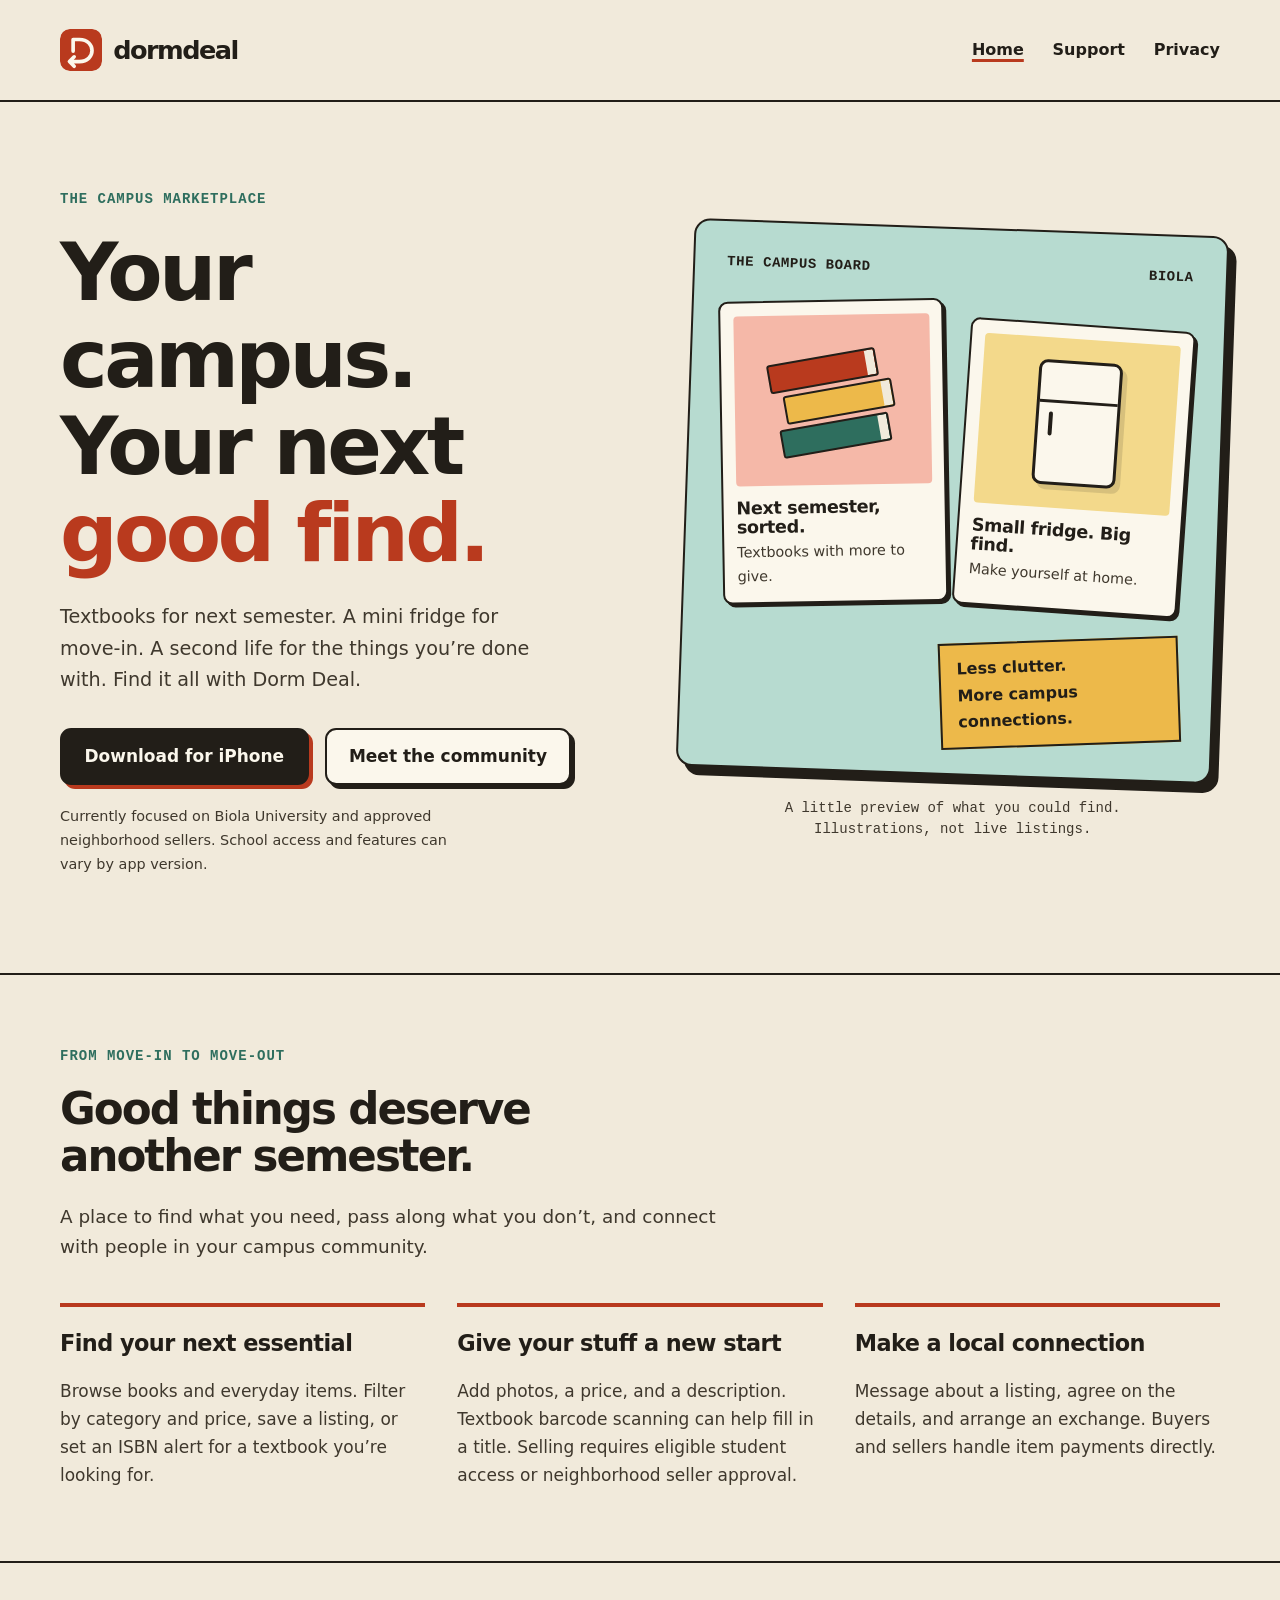
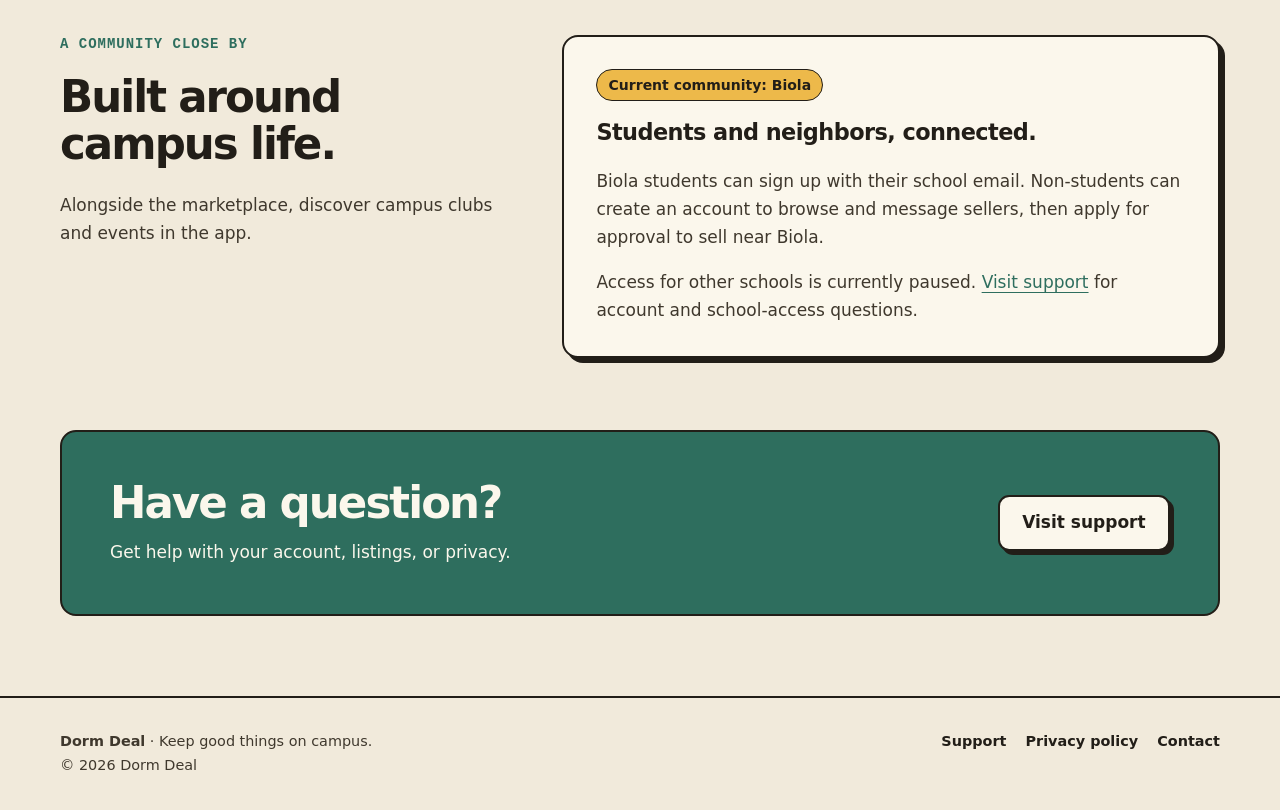
<file: index.html>
<!doctype html>
<html lang="en"><head><meta charset="utf-8"><meta name="viewport" content="width=device-width, initial-scale=1"><title>Dorm Deal | Your campus. Your marketplace.</title><meta name="description" content="Buy and sell textbooks and everyday essentials with the Biola community. Discover Dorm Deal, get support, and read our privacy policy."><meta name="theme-color" content="#f1eadb"><link rel="canonical" href="https://skylvslv-star.github.io/dormdeal-site/"><meta property="og:title" content="Dorm Deal | Your campus. Your marketplace."><meta property="og:description" content="Buy and sell textbooks and everyday essentials with the Biola community. Discover Dorm Deal, get support, and read our privacy policy."><meta property="og:type" content="website"><meta property="og:url" content="https://skylvslv-star.github.io/dormdeal-site/"><link rel="icon" href="./mark.svg" type="image/svg+xml"><link rel="stylesheet" href="./site.css"></head>
<body><a class="skip" href="#main">Skip to content</a><header class="site-header"><div class="wrap header-inner"><a class="brand" href="./" aria-label="Dorm Deal home"><img src="./mark.svg" alt="" width="42" height="42">dormdeal</a><nav aria-label="Main navigation"><a href="./" aria-current="page">Home</a><a href="./support/">Support</a><a href="./privacy/">Privacy</a></nav></div></header>
<main id="main">
<div class="wrap hero"><div><p class="eyebrow">The campus marketplace</p><h1>Your campus.<br>Your next<br><em>good find.</em></h1><p class="intro">Textbooks for next semester. A mini fridge for move-in. A second life for the things you’re done with. Find it all with Dorm Deal.</p><div class="actions"><a class="button" href="https://apps.apple.com/us/app/dormdeal/id6751549548">Download for iPhone</a><a class="button secondary" href="#community">Meet the community</a></div><p class="fine">Currently focused on Biola University and approved neighborhood sellers. School access and features can vary by app version.</p></div>
<div><div class="board" aria-label="Illustration of a campus marketplace board"><div class="board-title"><span>THE CAMPUS BOARD</span><span>BIOLA</span></div><div class="sample-grid"><article class="sample"><div class="object books" aria-hidden="true"><div class="book-stack"><span></span><span></span><span></span></div></div><h3>Next semester, sorted.</h3><p>Textbooks with more to give.</p></article><article class="sample"><div class="object" aria-hidden="true"><div class="fridge"></div></div><h3>Small fridge. Big find.</h3><p>Make yourself at home.</p></article></div><div class="board-note">Less clutter.<br>More campus connections.</div></div><p class="caption">A little preview of what you could find.<br>Illustrations, not live listings.</p></div></div>
<section class="section" id="community"><div class="wrap"><p class="eyebrow">From move-in to move-out</p><h2>Good things deserve<br>another semester.</h2><p class="section-lead">A place to find what you need, pass along what you don’t, and connect with people in your campus community.</p><div class="columns"><article><h3>Find your next essential</h3><p>Browse books and everyday items. Filter by category and price, save a listing, or set an ISBN alert for a textbook you’re looking for.</p></article><article><h3>Give your stuff a new start</h3><p>Add photos, a price, and a description. Textbook barcode scanning can help fill in a title. Selling requires eligible student access or neighborhood seller approval.</p></article><article><h3>Make a local connection</h3><p>Message about a listing, agree on the details, and arrange an exchange. Buyers and sellers handle item payments directly.</p></article></div></div></section>
<section class="section"><div class="wrap campus"><div><p class="eyebrow">A community close by</p><h2>Built around<br>campus life.</h2><p>Alongside the marketplace, discover campus clubs and events in the app.</p></div><div class="notice"><span class="tag">Current community: Biola</span><h3>Students and neighbors, connected.</h3><p>Biola students can sign up with their school email. Non-students can create an account to browse and message sellers, then apply for approval to sell near Biola.</p><p>Access for other schools is currently paused. <a href="support/">Visit support</a> for account and school-access questions.</p></div></div></section>
<div class="wrap"><section class="endcap"><div><h2>Have a question?</h2><p>Get help with your account, listings, or privacy.</p></div><a class="button secondary" href="support/">Visit support</a></section></div></main><footer class="site-footer"><div class="wrap footer-inner"><div><p><strong>Dorm Deal</strong> · Keep good things on campus.</p><p>© 2026 Dorm Deal</p></div><nav aria-label="Footer navigation"><a href="./support/">Support</a><a href="./privacy/">Privacy policy</a><a href="mailto:dormdeal.marketplace@gmail.com">Contact</a></nav></div></footer></body></html>
</file>
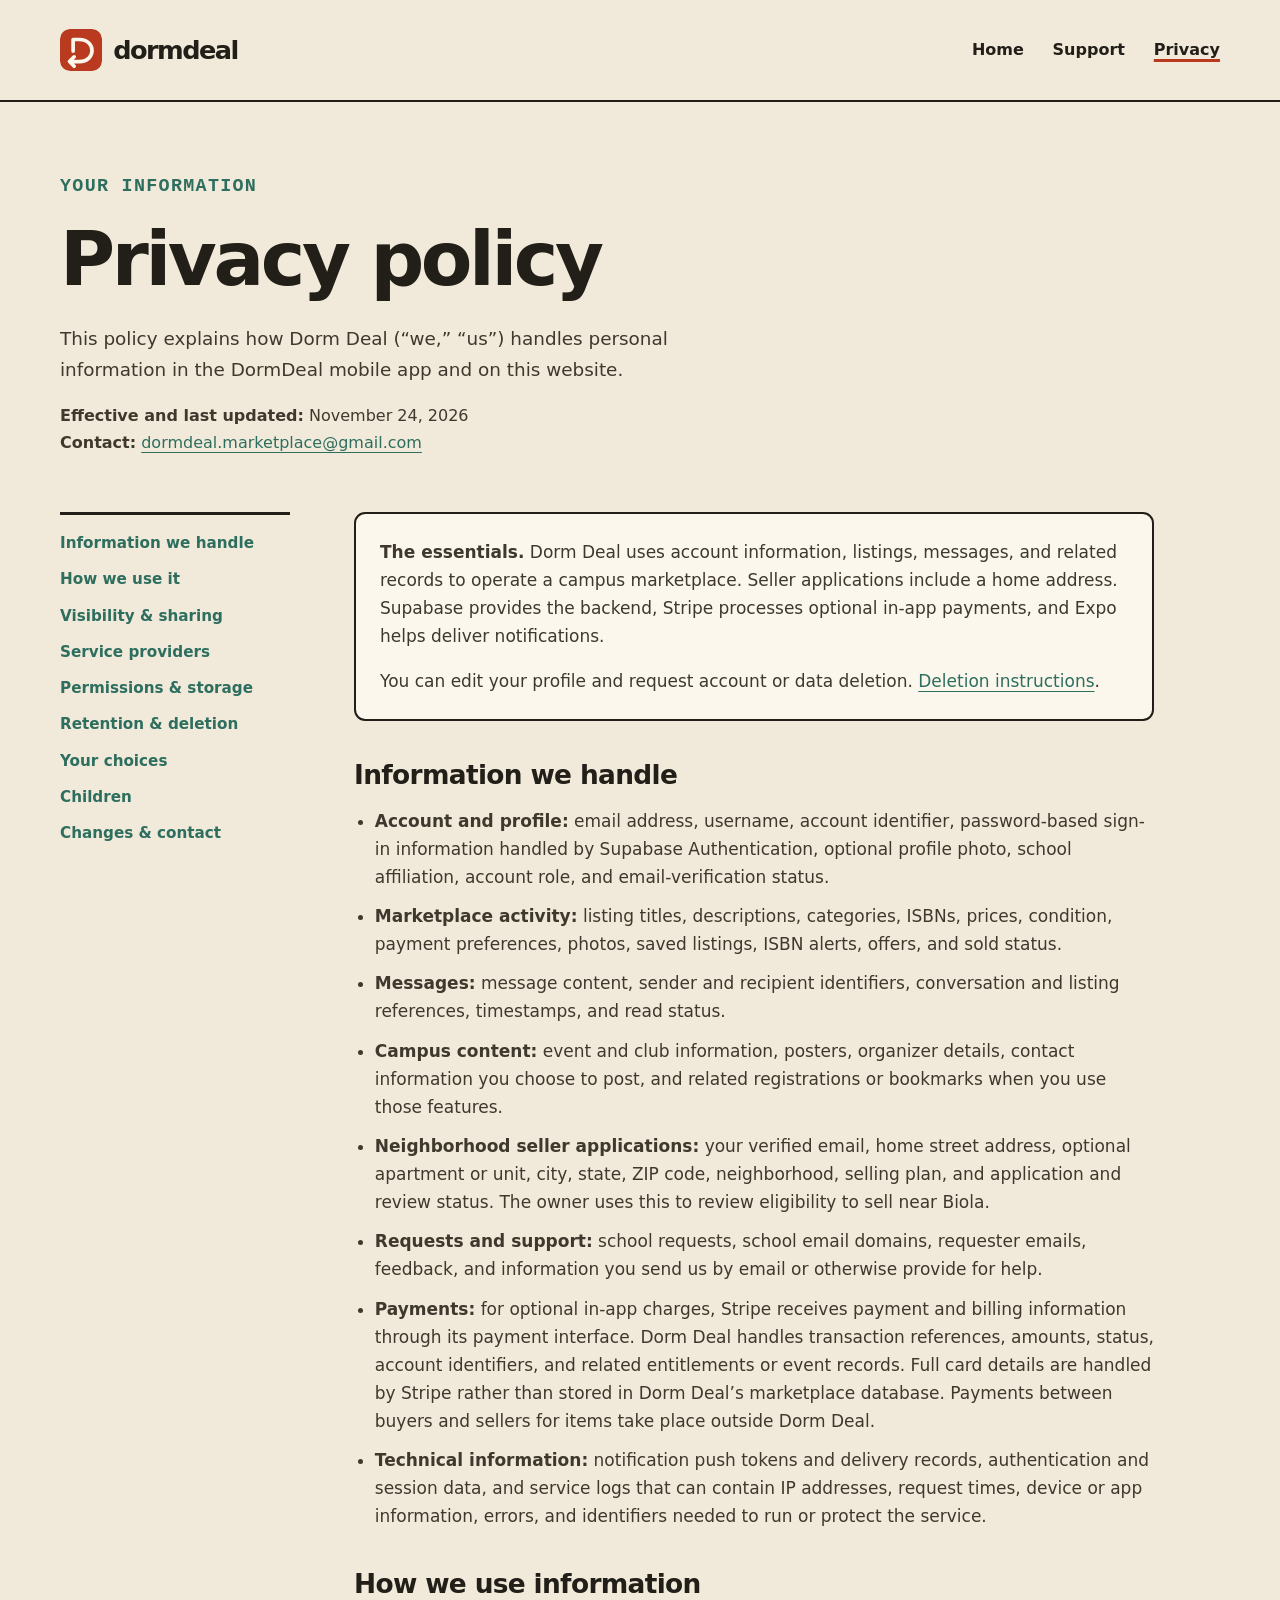
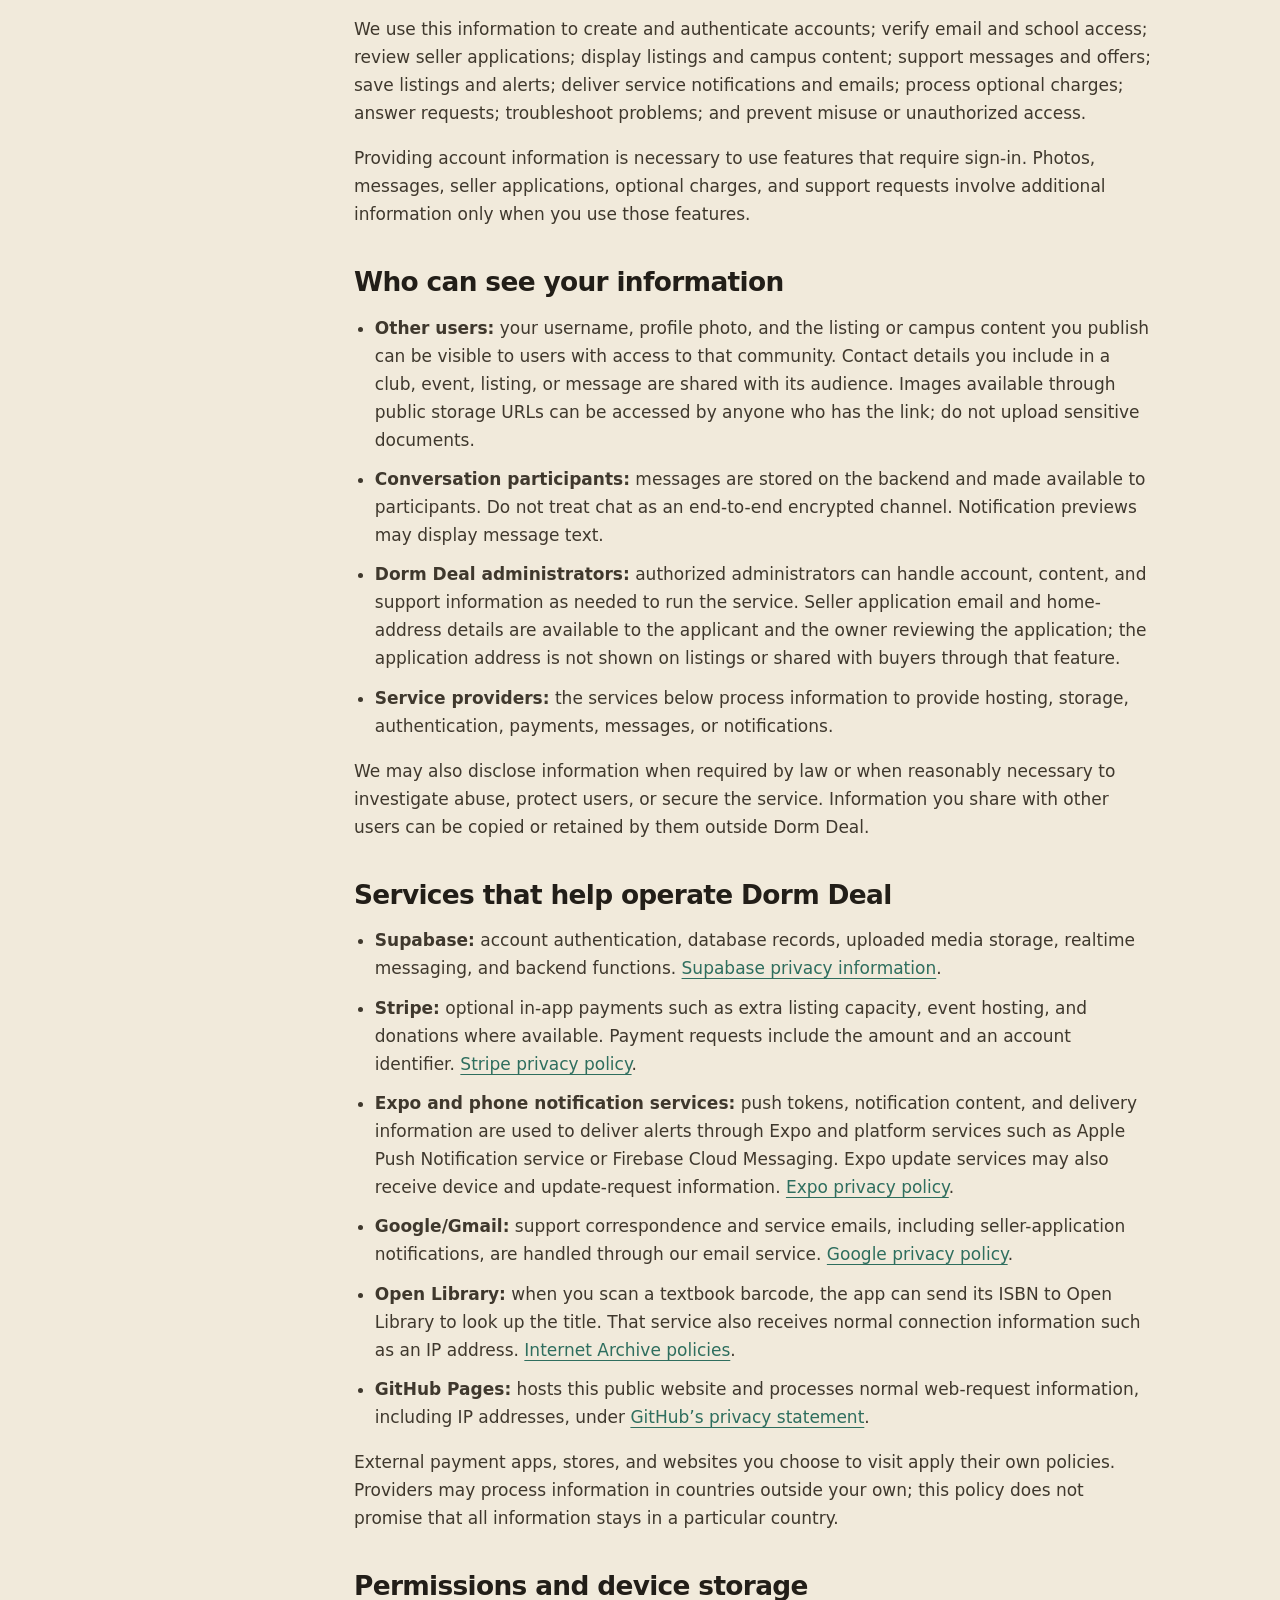
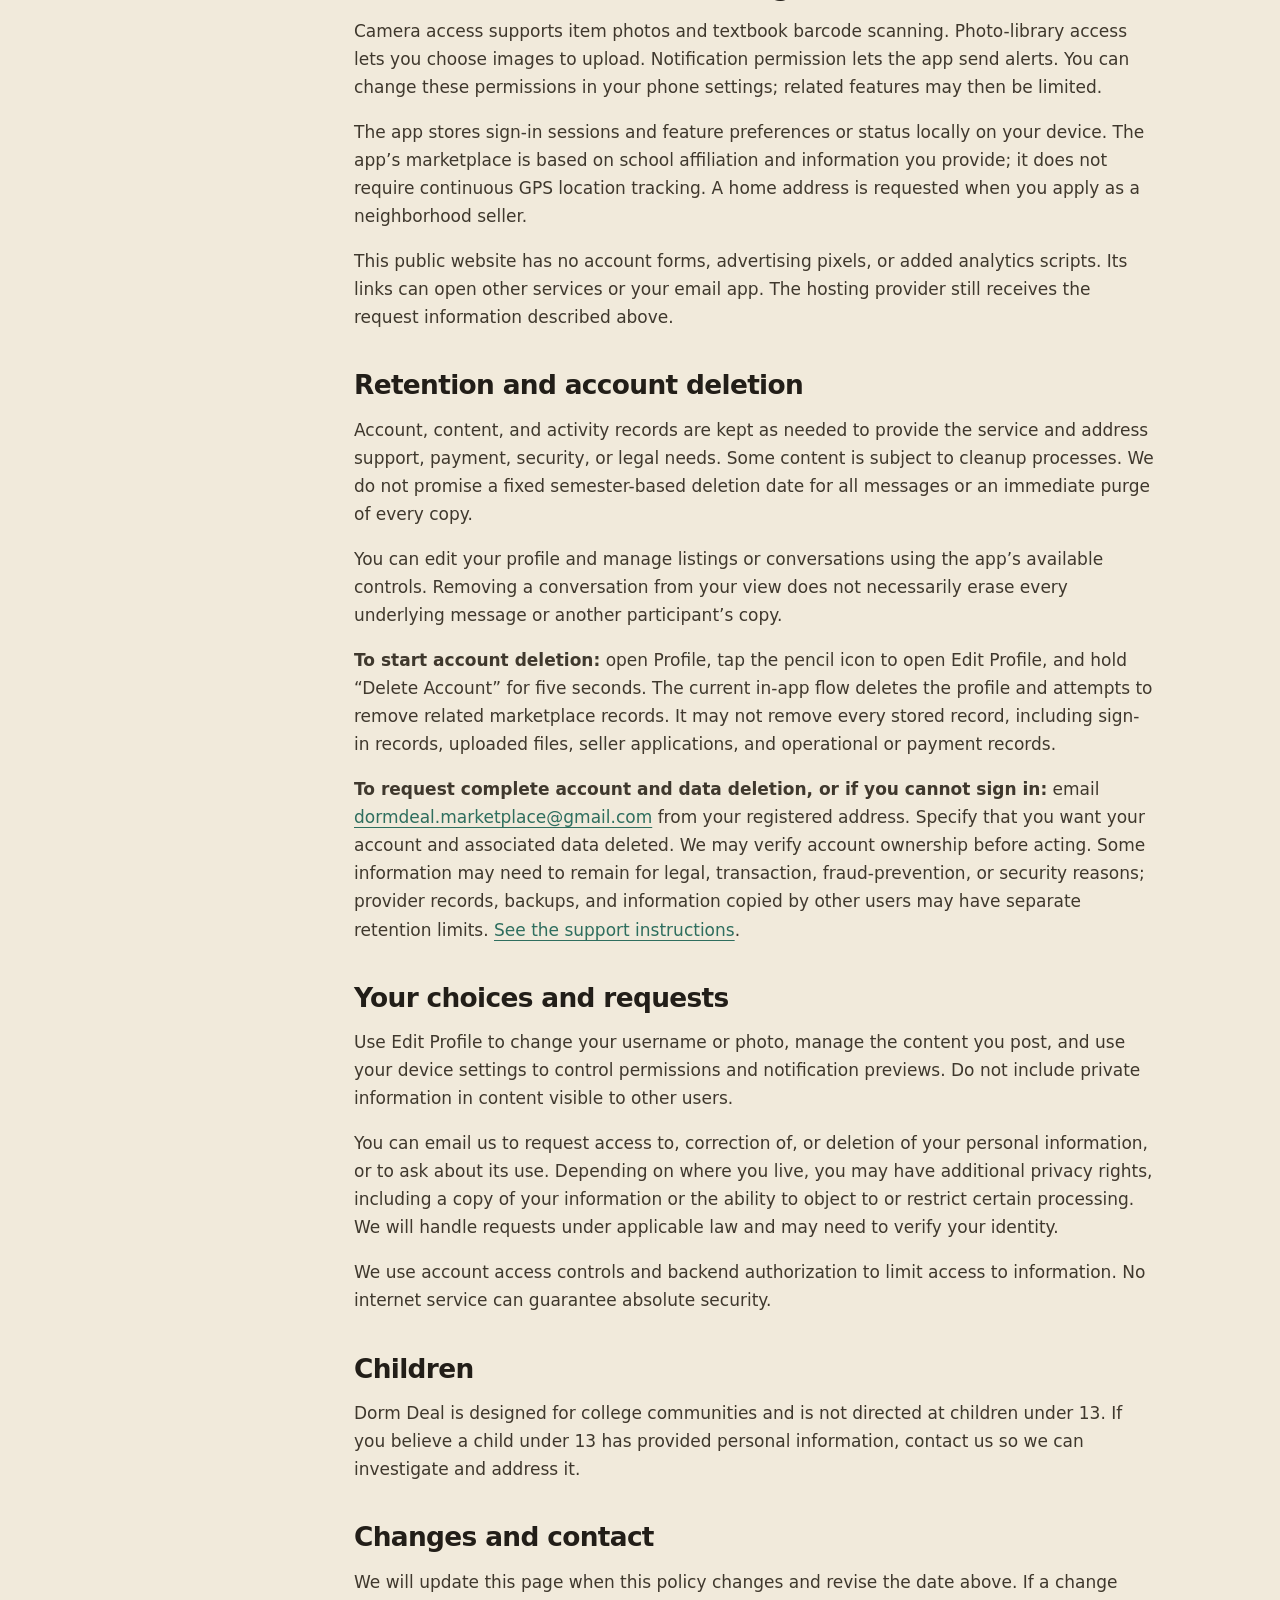
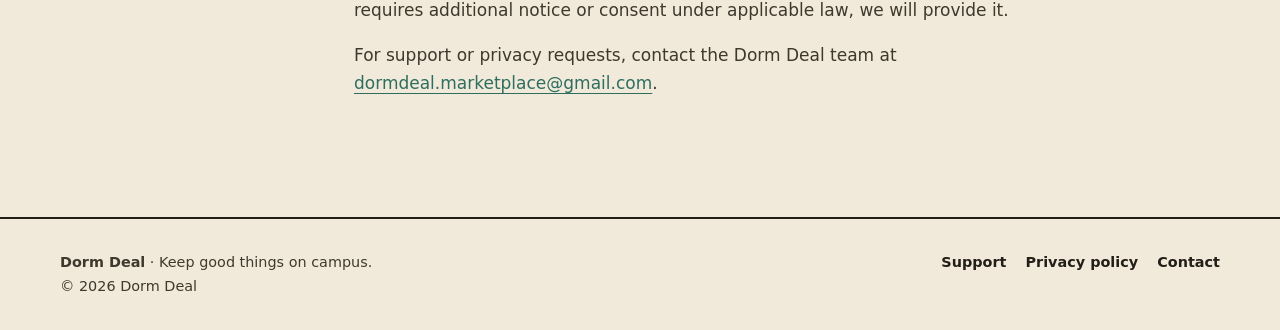
<file: privacy/index.html>
<!doctype html>
<html lang="en"><head><meta charset="utf-8"><meta name="viewport" content="width=device-width, initial-scale=1"><title>Dorm Deal Privacy Policy</title><meta name="description" content="How Dorm Deal handles accounts, marketplace content, messages, seller applications, payments, notifications, and deletion requests."><meta name="theme-color" content="#f1eadb"><link rel="canonical" href="https://skylvslv-star.github.io/dormdeal-site/privacy/"><meta property="og:title" content="Dorm Deal Privacy Policy"><meta property="og:description" content="How Dorm Deal handles accounts, marketplace content, messages, seller applications, payments, notifications, and deletion requests."><meta property="og:type" content="website"><meta property="og:url" content="https://skylvslv-star.github.io/dormdeal-site/privacy/"><link rel="icon" href="../mark.svg" type="image/svg+xml"><link rel="stylesheet" href="../site.css"></head>
<body><a class="skip" href="#main">Skip to content</a><header class="site-header"><div class="wrap header-inner"><a class="brand" href="../" aria-label="Dorm Deal home"><img src="../mark.svg" alt="" width="42" height="42">dormdeal</a><nav aria-label="Main navigation"><a href="../">Home</a><a href="../support/">Support</a><a href="../privacy/" aria-current="page">Privacy</a></nav></div></header>
<main id="main">
<div class="wrap page-head"><p class="eyebrow">Your information</p><h1>Privacy policy</h1><p>This policy explains how Dorm Deal (“we,” “us”) handles personal information in the DormDeal mobile app and on this website.</p><p class="date"><strong>Effective and last updated:</strong> November 24, 2026<br><strong>Contact:</strong> <a href="mailto:dormdeal.marketplace@gmail.com">dormdeal.marketplace@gmail.com</a></p></div>
<div class="wrap policy-layout"><aside class="toc"><nav aria-label="On this page"><a href="#collection">Information we handle</a><a href="#use">How we use it</a><a href="#sharing">Visibility & sharing</a><a href="#providers">Service providers</a><a href="#permissions">Permissions & storage</a><a href="#retention">Retention & deletion</a><a href="#choices">Your choices</a><a href="#children">Children</a><a href="#changes">Changes & contact</a></nav></aside><div class="policy">
<div class="summary-box"><p><strong>The essentials.</strong> Dorm Deal uses account information, listings, messages, and related records to operate a campus marketplace. Seller applications include a home address. Supabase provides the backend, Stripe processes optional in-app payments, and Expo helps deliver notifications.</p><p>You can edit your profile and request account or data deletion. <a href="../support/#delete-account">Deletion instructions</a>.</p></div>
<section id="collection"><h2>Information we handle</h2><ul><li><strong>Account and profile:</strong> email address, username, account identifier, password-based sign-in information handled by Supabase Authentication, optional profile photo, school affiliation, account role, and email-verification status.</li><li><strong>Marketplace activity:</strong> listing titles, descriptions, categories, ISBNs, prices, condition, payment preferences, photos, saved listings, ISBN alerts, offers, and sold status.</li><li><strong>Messages:</strong> message content, sender and recipient identifiers, conversation and listing references, timestamps, and read status.</li><li><strong>Campus content:</strong> event and club information, posters, organizer details, contact information you choose to post, and related registrations or bookmarks when you use those features.</li><li><strong>Neighborhood seller applications:</strong> your verified email, home street address, optional apartment or unit, city, state, ZIP code, neighborhood, selling plan, and application and review status. The owner uses this to review eligibility to sell near Biola.</li><li><strong>Requests and support:</strong> school requests, school email domains, requester emails, feedback, and information you send us by email or otherwise provide for help.</li><li><strong>Payments:</strong> for optional in-app charges, Stripe receives payment and billing information through its payment interface. Dorm Deal handles transaction references, amounts, status, account identifiers, and related entitlements or event records. Full card details are handled by Stripe rather than stored in Dorm Deal’s marketplace database. Payments between buyers and sellers for items take place outside Dorm Deal.</li><li><strong>Technical information:</strong> notification push tokens and delivery records, authentication and session data, and service logs that can contain IP addresses, request times, device or app information, errors, and identifiers needed to run or protect the service.</li></ul></section>
<section id="use"><h2>How we use information</h2><p>We use this information to create and authenticate accounts; verify email and school access; review seller applications; display listings and campus content; support messages and offers; save listings and alerts; deliver service notifications and emails; process optional charges; answer requests; troubleshoot problems; and prevent misuse or unauthorized access.</p><p>Providing account information is necessary to use features that require sign-in. Photos, messages, seller applications, optional charges, and support requests involve additional information only when you use those features.</p></section>
<section id="sharing"><h2>Who can see your information</h2><ul><li><strong>Other users:</strong> your username, profile photo, and the listing or campus content you publish can be visible to users with access to that community. Contact details you include in a club, event, listing, or message are shared with its audience. Images available through public storage URLs can be accessed by anyone who has the link; do not upload sensitive documents.</li><li><strong>Conversation participants:</strong> messages are stored on the backend and made available to participants. Do not treat chat as an end-to-end encrypted channel. Notification previews may display message text.</li><li><strong>Dorm Deal administrators:</strong> authorized administrators can handle account, content, and support information as needed to run the service. Seller application email and home-address details are available to the applicant and the owner reviewing the application; the application address is not shown on listings or shared with buyers through that feature.</li><li><strong>Service providers:</strong> the services below process information to provide hosting, storage, authentication, payments, messages, or notifications.</li></ul><p>We may also disclose information when required by law or when reasonably necessary to investigate abuse, protect users, or secure the service. Information you share with other users can be copied or retained by them outside Dorm Deal.</p></section>
<section id="providers"><h2>Services that help operate Dorm Deal</h2><ul><li><strong>Supabase:</strong> account authentication, database records, uploaded media storage, realtime messaging, and backend functions. <a href="https://supabase.com/privacy">Supabase privacy information</a>.</li><li><strong>Stripe:</strong> optional in-app payments such as extra listing capacity, event hosting, and donations where available. Payment requests include the amount and an account identifier. <a href="https://stripe.com/privacy">Stripe privacy policy</a>.</li><li><strong>Expo and phone notification services:</strong> push tokens, notification content, and delivery information are used to deliver alerts through Expo and platform services such as Apple Push Notification service or Firebase Cloud Messaging. Expo update services may also receive device and update-request information. <a href="https://expo.dev/privacy">Expo privacy policy</a>.</li><li><strong>Google/Gmail:</strong> support correspondence and service emails, including seller-application notifications, are handled through our email service. <a href="https://policies.google.com/privacy">Google privacy policy</a>.</li><li><strong>Open Library:</strong> when you scan a textbook barcode, the app can send its ISBN to Open Library to look up the title. That service also receives normal connection information such as an IP address. <a href="https://archive.org/about/terms.php">Internet Archive policies</a>.</li><li><strong>GitHub Pages:</strong> hosts this public website and processes normal web-request information, including IP addresses, under <a href="https://docs.github.com/en/site-policy/privacy-policies/github-general-privacy-statement">GitHub’s privacy statement</a>.</li></ul><p>External payment apps, stores, and websites you choose to visit apply their own policies. Providers may process information in countries outside your own; this policy does not promise that all information stays in a particular country.</p></section>
<section id="permissions"><h2>Permissions and device storage</h2><p>Camera access supports item photos and textbook barcode scanning. Photo-library access lets you choose images to upload. Notification permission lets the app send alerts. You can change these permissions in your phone settings; related features may then be limited.</p><p>The app stores sign-in sessions and feature preferences or status locally on your device. The app’s marketplace is based on school affiliation and information you provide; it does not require continuous GPS location tracking. A home address is requested when you apply as a neighborhood seller.</p><p>This public website has no account forms, advertising pixels, or added analytics scripts. Its links can open other services or your email app. The hosting provider still receives the request information described above.</p></section>
<section id="retention"><h2>Retention and account deletion</h2><p>Account, content, and activity records are kept as needed to provide the service and address support, payment, security, or legal needs. Some content is subject to cleanup processes. We do not promise a fixed semester-based deletion date for all messages or an immediate purge of every copy.</p><p>You can edit your profile and manage listings or conversations using the app’s available controls. Removing a conversation from your view does not necessarily erase every underlying message or another participant’s copy.</p><p><strong>To start account deletion:</strong> open Profile, tap the pencil icon to open Edit Profile, and hold “Delete Account” for five seconds. The current in-app flow deletes the profile and attempts to remove related marketplace records. It may not remove every stored record, including sign-in records, uploaded files, seller applications, and operational or payment records.</p><p><strong>To request complete account and data deletion, or if you cannot sign in:</strong> email <a href="mailto:dormdeal.marketplace@gmail.com?subject=Dorm%20Deal%20account%20deletion">dormdeal.marketplace@gmail.com</a> from your registered address. Specify that you want your account and associated data deleted. We may verify account ownership before acting. Some information may need to remain for legal, transaction, fraud-prevention, or security reasons; provider records, backups, and information copied by other users may have separate retention limits. <a href="../support/#delete-account">See the support instructions</a>.</p></section>
<section id="choices"><h2>Your choices and requests</h2><p>Use Edit Profile to change your username or photo, manage the content you post, and use your device settings to control permissions and notification previews. Do not include private information in content visible to other users.</p><p>You can email us to request access to, correction of, or deletion of your personal information, or to ask about its use. Depending on where you live, you may have additional privacy rights, including a copy of your information or the ability to object to or restrict certain processing. We will handle requests under applicable law and may need to verify your identity.</p><p>We use account access controls and backend authorization to limit access to information. No internet service can guarantee absolute security.</p></section>
<section id="children"><h2>Children</h2><p>Dorm Deal is designed for college communities and is not directed at children under 13. If you believe a child under 13 has provided personal information, contact us so we can investigate and address it.</p></section>
<section id="changes"><h2>Changes and contact</h2><p>We will update this page when this policy changes and revise the date above. If a change requires additional notice or consent under applicable law, we will provide it.</p><p>For support or privacy requests, contact the Dorm Deal team at <a href="mailto:dormdeal.marketplace@gmail.com">dormdeal.marketplace@gmail.com</a>.</p></section>
</div></div></main><footer class="site-footer"><div class="wrap footer-inner"><div><p><strong>Dorm Deal</strong> · Keep good things on campus.</p><p>© 2026 Dorm Deal</p></div><nav aria-label="Footer navigation"><a href="../support/">Support</a><a href="../privacy/">Privacy policy</a><a href="mailto:dormdeal.marketplace@gmail.com">Contact</a></nav></div></footer></body></html>
</file>
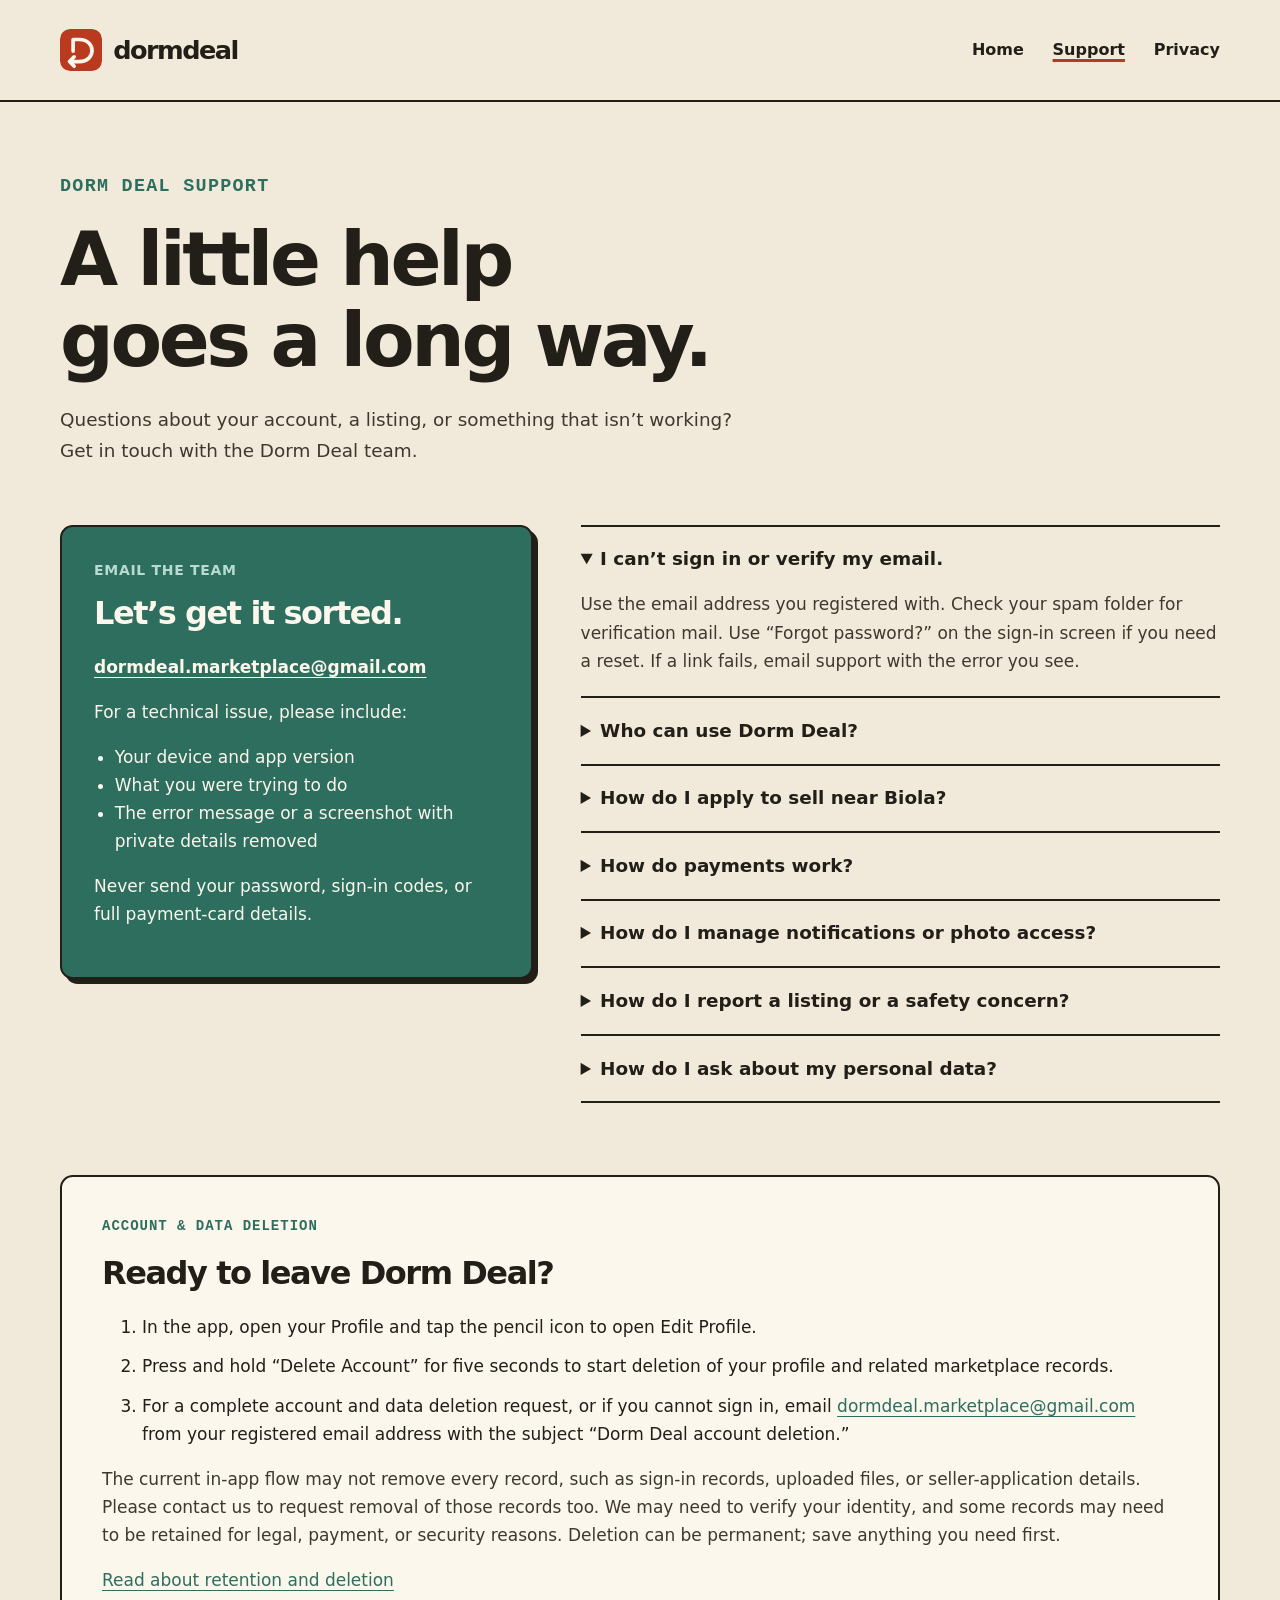
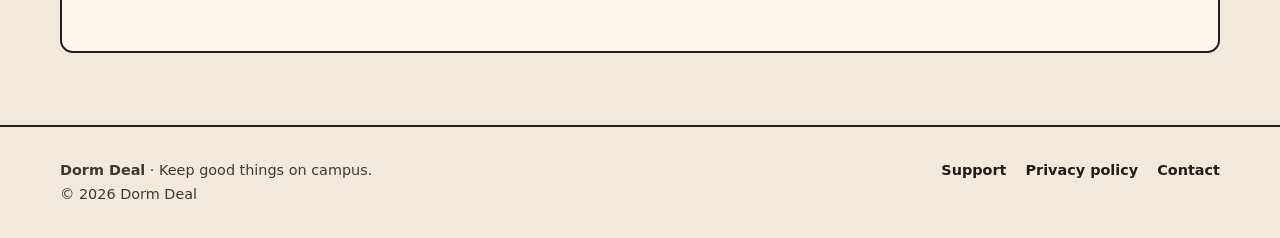
<file: support/index.html>
<!doctype html>
<html lang="en"><head><meta charset="utf-8"><meta name="viewport" content="width=device-width, initial-scale=1"><title>Dorm Deal Support | Account, listings &amp; privacy help</title><meta name="description" content="Contact Dorm Deal for account help, technical issues, billing questions, and account or data deletion requests."><meta name="theme-color" content="#f1eadb"><link rel="canonical" href="https://skylvslv-star.github.io/dormdeal-site/support/"><meta property="og:title" content="Dorm Deal Support | Account, listings &amp; privacy help"><meta property="og:description" content="Contact Dorm Deal for account help, technical issues, billing questions, and account or data deletion requests."><meta property="og:type" content="website"><meta property="og:url" content="https://skylvslv-star.github.io/dormdeal-site/support/"><link rel="icon" href="../mark.svg" type="image/svg+xml"><link rel="stylesheet" href="../site.css"></head>
<body><a class="skip" href="#main">Skip to content</a><header class="site-header"><div class="wrap header-inner"><a class="brand" href="../" aria-label="Dorm Deal home"><img src="../mark.svg" alt="" width="42" height="42">dormdeal</a><nav aria-label="Main navigation"><a href="../">Home</a><a href="../support/" aria-current="page">Support</a><a href="../privacy/">Privacy</a></nav></div></header>
<main id="main">
<div class="wrap page-head"><p class="eyebrow">Dorm Deal support</p><h1>A little help<br>goes a long way.</h1><p>Questions about your account, a listing, or something that isn’t working? Get in touch with the Dorm Deal team.</p></div>
<div class="wrap support-grid"><section class="contact-card"><p class="label">Email the team</p><h2>Let’s get it sorted.</h2><p><a href="mailto:dormdeal.marketplace@gmail.com">dormdeal.marketplace@gmail.com</a></p><p>For a technical issue, please include:</p><ul><li>Your device and app version</li><li>What you were trying to do</li><li>The error message or a screenshot with private details removed</li></ul><p>Never send your password, sign-in codes, or full payment-card details.</p></section>
<section aria-label="Common questions"><details open><summary>I can’t sign in or verify my email.</summary><p>Use the email address you registered with. Check your spam folder for verification mail. Use “Forgot password?” on the sign-in screen if you need a reset. If a link fails, email support with the error you see.</p></details><details><summary>Who can use Dorm Deal?</summary><p>The current community focuses on Biola. Biola students use their school email. Non-students can browse and message after registering and verifying their email. Neighborhood sellers must apply and receive approval before listing. Access for other schools is currently paused.</p></details><details><summary>How do I apply to sell near Biola?</summary><p>Open “Neighborhood sellers” in the app. Verify your account email, then submit your home address and a description of what you want to sell. The owner reviews eligibility and location before approving selling access. Your application address is not displayed on listings.</p></details><details><summary>How do payments work?</summary><p>Buyers and sellers agree on payment for marketplace items directly, such as cash, Venmo, or Zelle. Dorm Deal does not process those item payments. Optional in-app charges for extra listing capacity, event hosting, and donations use Stripe where available.</p><p>For an in-app charge or billing issue, email support with the date, amount, and receipt or transaction reference. Do not send a full card number.</p></details><details><summary>How do I manage notifications or photo access?</summary><p>Use your phone’s system settings to change Dorm Deal’s notification, camera, and photo permissions. Notification previews can show message text on your lock screen, depending on your phone settings. Camera and photo access are used for the photos and barcode-scanning features you choose.</p></details><details><summary>How do I report a listing or a safety concern?</summary><p>Email support with the listing title, username, and a description of the issue. Include only information needed to investigate. Arrange exchanges in a public place and avoid sharing private home details in chat or listings.</p></details><details><summary>How do I ask about my personal data?</summary><p>Email support from your registered address to request access, correction, or deletion. We may need to verify that the account is yours. See our <a href="../privacy/">privacy policy</a> for more information.</p></details></section></div>
<section class="wrap deletion" id="delete-account"><p class="eyebrow">Account & data deletion</p><h2>Ready to leave Dorm Deal?</h2><ol><li>In the app, open your Profile and tap the pencil icon to open Edit Profile.</li><li>Press and hold “Delete Account” for five seconds to start deletion of your profile and related marketplace records.</li><li>For a complete account and data deletion request, or if you cannot sign in, email <a href="mailto:dormdeal.marketplace@gmail.com?subject=Dorm%20Deal%20account%20deletion">dormdeal.marketplace@gmail.com</a> from your registered email address with the subject “Dorm Deal account deletion.”</li></ol><p>The current in-app flow may not remove every record, such as sign-in records, uploaded files, or seller-application details. Please contact us to request removal of those records too. We may need to verify your identity, and some records may need to be retained for legal, payment, or security reasons. Deletion can be permanent; save anything you need first.</p><p><a href="../privacy/#retention">Read about retention and deletion</a></p></section></main><footer class="site-footer"><div class="wrap footer-inner"><div><p><strong>Dorm Deal</strong> · Keep good things on campus.</p><p>© 2026 Dorm Deal</p></div><nav aria-label="Footer navigation"><a href="../support/">Support</a><a href="../privacy/">Privacy policy</a><a href="mailto:dormdeal.marketplace@gmail.com">Contact</a></nav></div></footer></body></html>
</file>
<file: site.css>
:root{--paper:#f1eadb;--card:#fbf7ec;--ink:#221e18;--body:#3f382d;--red:#b93a1e;--green:#2e6e5e;--yellow:#edb94a;--mint:#b7dbd0}*{box-sizing:border-box}html{scroll-behavior:smooth;scroll-padding-top:2rem}body{margin:0;background:var(--paper);color:var(--ink);font:1.0625rem/1.65 system-ui,-apple-system,BlinkMacSystemFont,"Segoe UI",sans-serif}a{color:var(--green);text-underline-offset:.22em}a:hover{text-decoration-thickness:2px}a:focus-visible,summary:focus-visible{outline:3px solid var(--red);outline-offset:5px}h1,h2,h3,p{margin-top:0}h1,h2,h3{line-height:1.08;letter-spacing:-.045em}h1{font-size:clamp(2.7rem,6.3vw,5.7rem);font-weight:850;max-width:12ch;margin-bottom:1.5rem}h2{font-size:clamp(2rem,3.4vw,3rem);margin-bottom:1.4rem}h3{font-size:1.4rem;letter-spacing:-.025em}p{color:var(--body)}.wrap{width:min(1160px,calc(100% - 3rem));margin:auto}.skip{position:absolute;left:1rem;top:-6rem;padding:.7rem;background:var(--card);z-index:10}.skip:focus{top:1rem}.site-header{border-bottom:2px solid var(--ink)}.header-inner{display:flex;justify-content:space-between;align-items:center;gap:2rem;min-height:100px}.brand{font-size:1.6rem;font-weight:850;color:var(--ink);text-decoration:none;letter-spacing:-.06em;display:flex;gap:.7rem;align-items:center;white-space:nowrap}.brand img{width:42px;height:42px;border-radius:10px}nav{display:flex;gap:1.8rem;flex-wrap:wrap}nav a{font-size:1rem;font-weight:650;color:var(--ink);text-decoration:none}nav a[aria-current=page]{text-decoration:underline;text-decoration-color:var(--red);text-decoration-thickness:3px}nav a:hover{text-decoration:underline}.eyebrow{font:700 .875rem/1.4 ui-monospace,SFMono-Regular,monospace;letter-spacing:.07em;text-transform:uppercase;color:var(--green);margin-bottom:1.2rem}.hero{display:grid;grid-template-columns:1.05fr 1fr;gap:4rem;align-items:center;padding-block:5.5rem 6rem}.hero>div{min-width:0}.hero .intro{font-size:1.2rem;max-width:40ch}.hero em{font-style:normal;color:var(--red)}.actions{display:flex;gap:1rem;flex-wrap:wrap;margin-top:2rem}.button{display:inline-flex;align-items:center;justify-content:center;text-align:center;padding:.9rem 1.4rem;border:2px solid var(--ink);border-radius:.7rem;background:var(--ink);color:var(--card);font-weight:750;text-decoration:none;box-shadow:4px 4px 0 var(--red);line-height:1.4}.button.secondary{background:var(--card);color:var(--ink);box-shadow:4px 4px 0 var(--ink)}.button:hover{transform:translateY(-2px)}.fine{font-size:.9rem;max-width:44ch;margin:1.3rem 0 0}.board{position:relative;background:var(--mint);border:2px solid var(--ink);border-radius:1rem;padding:2rem;box-shadow:8px 9px 0 var(--ink);transform:rotate(2deg)}.board-title{font:700 .875rem ui-monospace,monospace;letter-spacing:.04em;display:flex;justify-content:space-between;margin-bottom:1.7rem}.sample-grid{display:grid;grid-template-columns:1fr 1fr;gap:1rem}.sample{border:2px solid var(--ink);border-radius:.6rem;background:var(--card);padding:.8rem;box-shadow:3px 3px 0 var(--ink);transform:rotate(-3deg)}.sample:nth-child(2){transform:rotate(2deg);margin-top:1rem}.sample h3{font-size:1.1rem;margin:.8rem 0 .3rem;letter-spacing:-.02em}.sample p{font-size:.9rem;margin:0}.object{height:170px;position:relative;border-radius:.25rem;display:grid;place-items:center;background:#f3d98b;overflow:hidden}.object.books{background:#f5b8a8}.book-stack{position:relative;width:115px;height:100px;transform:rotate(-9deg)}.book-stack span{position:absolute;width:110px;height:29px;background:var(--green);border:2px solid var(--ink);border-radius:3px;left:0;bottom:0;box-shadow:inset -9px 0 var(--paper)}.book-stack span:nth-child(2){bottom:33px;left:9px;background:var(--yellow)}.book-stack span:nth-child(3){bottom:66px;left:-2px;background:var(--red)}.fridge{width:84px;height:125px;background:#fbf7ec;border:3px solid var(--ink);border-radius:9px;box-shadow:5px 5px 0 #221e1822;position:relative}.fridge:before{content:"";position:absolute;top:37px;left:0;right:0;border-top:3px solid var(--ink)}.fridge:after{content:"";position:absolute;top:49px;left:10px;width:4px;height:24px;background:var(--ink);border-radius:2px}.board-note{background:var(--yellow);border:2px solid var(--ink);padding:.7rem 1rem;max-width:240px;margin:1.8rem 0 0 auto;font-weight:750;transform:rotate(-4deg);font-size:1rem}.caption{font: .875rem/1.5 ui-monospace,monospace;text-align:center;margin:1.4rem 0 0}.section{padding-block:4.5rem;border-top:2px solid var(--ink)}.section-lead{max-width:58ch;font-size:1.15rem}.columns{display:grid;grid-template-columns:repeat(3,1fr);gap:2rem;margin-top:2.5rem}.columns article{border-top:4px solid var(--red);padding-top:1.5rem}.columns p{margin-bottom:0}.campus{display:grid;grid-template-columns:.8fr 1.2fr;gap:4rem}.campus .notice{background:var(--card);border:2px solid var(--ink);border-radius:1rem;padding:2rem;box-shadow:5px 5px 0 var(--ink)}.notice p:last-child{margin-bottom:0}.tag{display:inline-block;border:1.5px solid var(--ink);background:var(--yellow);padding:.2rem .7rem;border-radius:2rem;font-size:.875rem;font-weight:750;margin-bottom:1.2rem}.endcap{padding:3rem;border:2px solid var(--ink);background:var(--green);border-radius:1rem;display:flex;align-items:center;justify-content:space-between;gap:2rem;margin-block:0 5rem}.endcap h2,.endcap p{color:var(--card)}.endcap h2{margin-bottom:.7rem}.endcap p{margin-bottom:0}.site-footer{border-top:2px solid var(--ink);padding-block:2rem}.footer-inner{display:flex;justify-content:space-between;gap:2rem;align-items:flex-start}.footer-inner p{font-size:.9rem;margin:0}.footer-inner nav{gap:1.2rem}.footer-inner nav a{font-size:.9rem}.page-head{padding-block:4.5rem 2.5rem}.page-head h1{font-size:clamp(2.8rem,6vw,4.7rem);max-width:none}.page-head p{max-width:58ch;font-size:1.15rem}.support-grid{display:grid;grid-template-columns:.85fr 1.15fr;gap:3rem;padding-bottom:4.5rem}.contact-card{background:var(--green);padding:2rem;border:2px solid var(--ink);border-radius:.8rem;align-self:start;box-shadow:5px 5px 0 var(--ink)}.contact-card h2{font-size:2rem;color:var(--card)}.contact-card p,.contact-card a{color:var(--card)}.contact-card a{overflow-wrap:anywhere;font-weight:700}.contact-card .label{font-size:.875rem;text-transform:uppercase;letter-spacing:.05em;color:var(--mint);font-weight:700}.contact-card ul{padding-left:1.3rem;color:var(--card)}details{border-bottom:2px solid var(--ink);padding:1.1rem 0}details:first-child{border-top:2px solid var(--ink)}summary{font-size:1.15rem;font-weight:750;cursor:pointer;padding-right:1rem}details p{margin:1rem 0 .25rem}details ol{padding-left:1.4rem;color:var(--body)}.deletion{background:var(--card);border:2px solid var(--ink);border-radius:.8rem;padding:2.5rem;margin-bottom:4.5rem;scroll-margin-top:2rem}.deletion h2{font-size:2rem}.deletion li{margin-bottom:.7rem}.policy-layout{display:grid;grid-template-columns:230px minmax(0,1fr);gap:4rem;padding-bottom:5rem}.toc{align-self:start;border-top:3px solid var(--ink);padding-top:1rem}.toc nav{display:flex;flex-direction:column;gap:.7rem}.toc a{font-size:.95rem;color:var(--green)}.policy{max-width:74ch}.policy section{margin-bottom:2.5rem}.policy h2{font-size:1.65rem;letter-spacing:-.025em;margin:0 0 1rem}.policy li{color:var(--body);margin-bottom:.7rem}.policy ul{padding-left:1.3rem}.policy a{overflow-wrap:anywhere}.policy .summary-box{background:var(--card);border:2px solid var(--ink);border-radius:.7rem;padding:1.5rem;margin-bottom:2.5rem}.summary-box p:last-child{margin:0}.date{font-size:1rem!important}.external-note{font-size:.95rem}.not-found{padding-block:5rem} @media(max-width:850px){.hero{gap:2.5rem;padding-block:3.5rem;grid-template-columns:1fr 1fr}h1{font-size:3.8rem}.board{padding:1.2rem}.sample-grid{gap:.7rem}.object{height:140px}.book-stack{transform:scale(.8) rotate(-9deg)}.campus{gap:2rem}.policy-layout{gap:2rem;grid-template-columns:180px minmax(0,1fr)}}@media(max-width:680px){.wrap{width:calc(100% - 2.5rem)}.header-inner{min-height:100px;gap:1rem;padding-block:1rem;align-items:flex-start;flex-direction:column}.brand{font-size:1.45rem}.brand img{width:34px;height:34px}nav{gap:1.4rem}.hero{grid-template-columns:1fr;gap:3rem;padding-block:3rem 4rem}h1{font-size:clamp(2.7rem,13vw,4.8rem)}.hero .intro{font-size:1.1rem}.board{transform:rotate(1deg);margin-right:7px}.object{height:155px}.columns,.campus,.support-grid,.policy-layout{grid-template-columns:1fr;gap:2rem}.section{padding-block:3rem}.columns{margin-top:2rem}.columns article{padding-top:1.2rem}.campus .notice{padding:1.5rem}.endcap{padding:1.5rem;align-items:flex-start;flex-direction:column;margin-bottom:3rem}.footer-inner{flex-direction:column;gap:1.2rem}.page-head{padding-block:3rem 1.8rem}.page-head h1{font-size:3.3rem}.contact-card{padding:1.5rem}.deletion{padding:1.5rem}.policy-layout{padding-bottom:3rem}.toc nav{flex-direction:row;gap:.7rem 1rem}.toc a{font-size:.9rem}.support-grid{padding-bottom:3rem}}@media(prefers-reduced-motion:reduce){html{scroll-behavior:auto}.button:hover{transform:none}}
</file>
